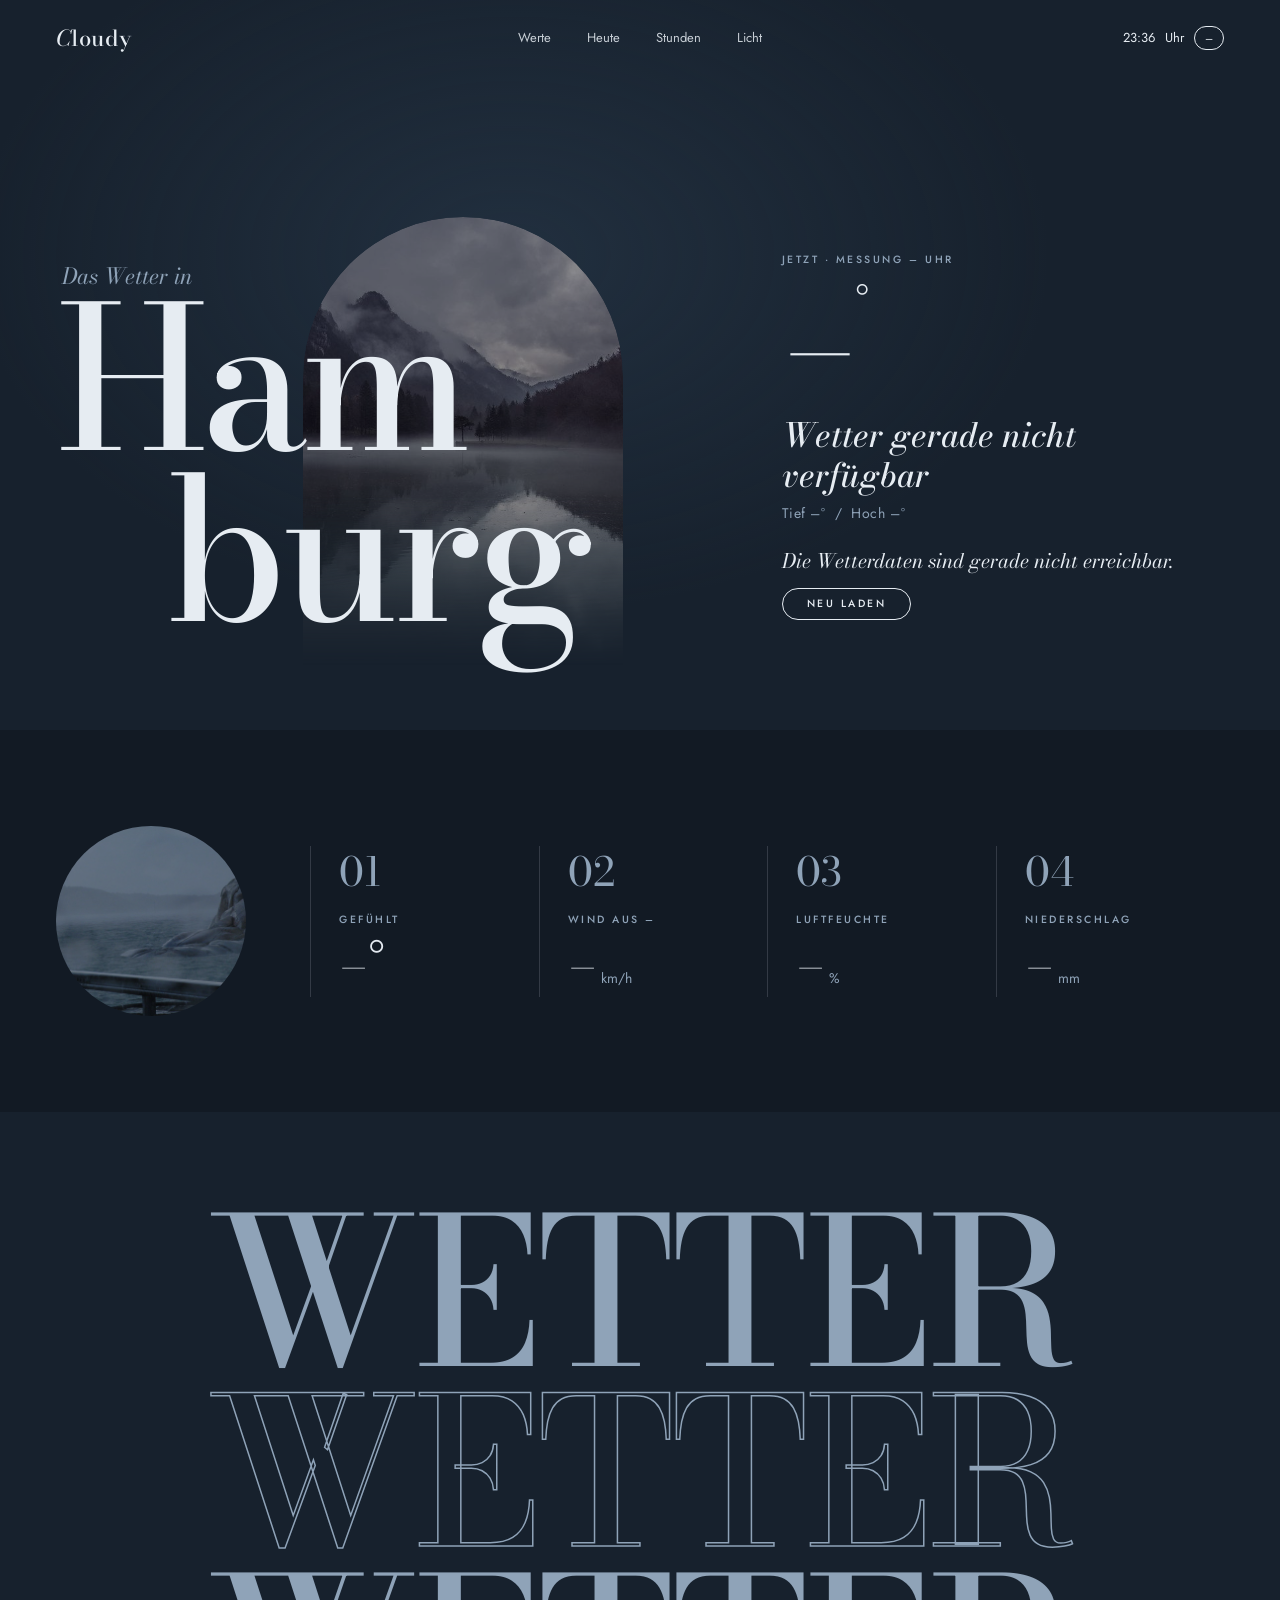
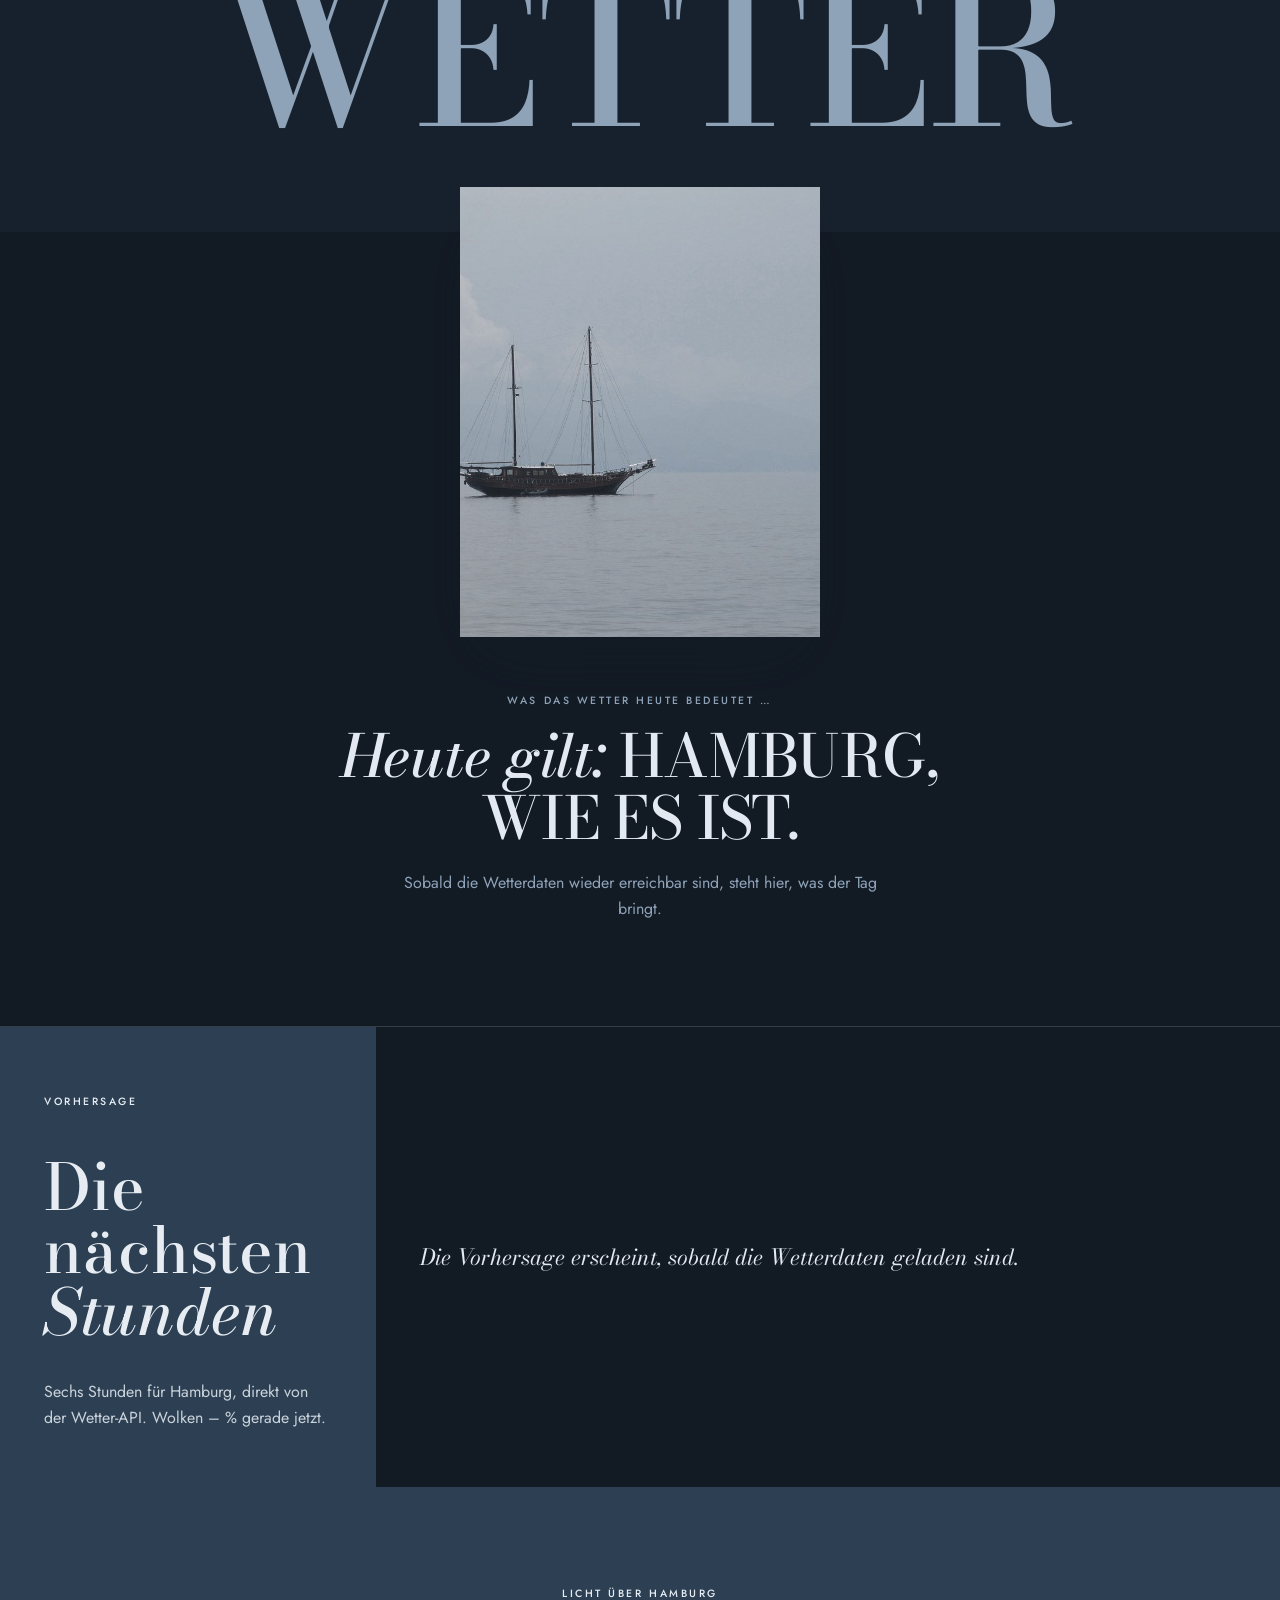
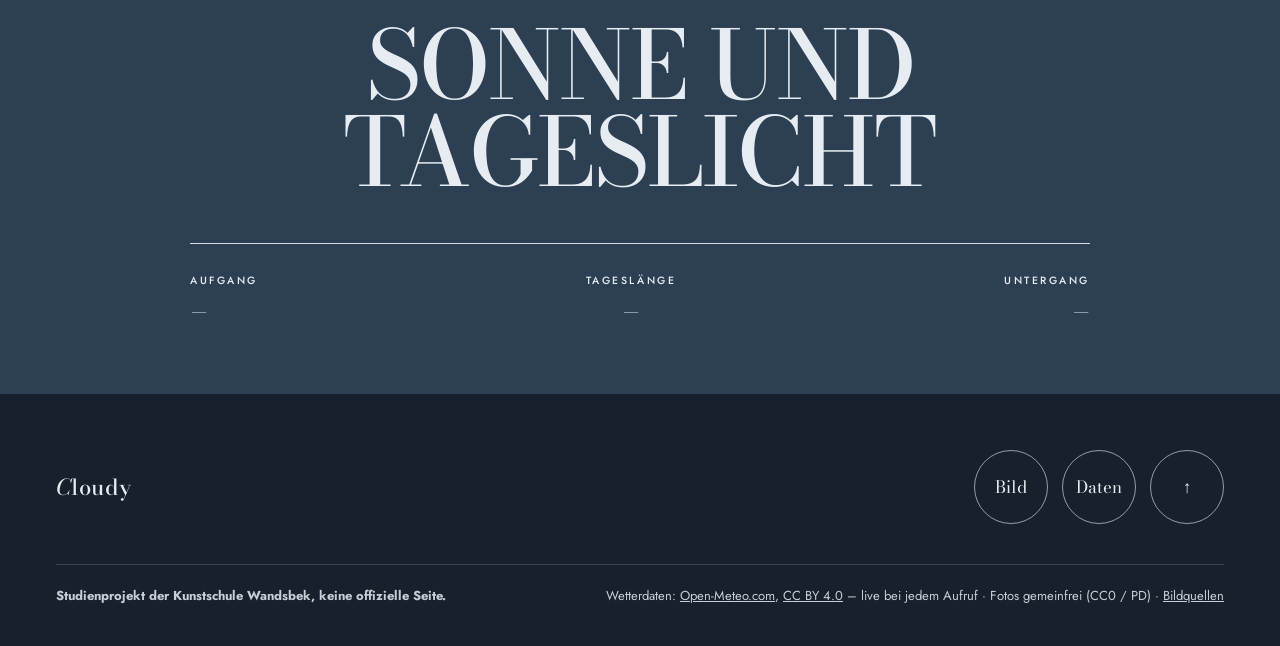
<file: index.html>
<!doctype html>
<html lang="de" data-status="loading" data-weather="wolken" data-daytime="tag">
<head>
<meta charset="utf-8">
<meta name="viewport" content="width=device-width, initial-scale=1">
<meta name="robots" content="noindex, nofollow">
<title>Cloudy – Variante A</title>
<meta name="description" content="Cloudy – das Wetter in Hamburg, live. Studienprojekt der Kunstschule Wandsbek, keine offizielle Seite.">
<link rel="preconnect" href="https://fonts.googleapis.com">
<link rel="preconnect" href="https://fonts.gstatic.com" crossorigin>
<link href="https://fonts.googleapis.com/css2?family=Bodoni+Moda:ital,opsz,wght@0,6..96,400..600;1,6..96,400..600&family=Jost:wght@300;400;500&display=swap" rel="stylesheet">
<link rel="stylesheet" href="style.css">
</head>
<body>

<!-- 1 · Dunkler Hero: Riesenwort über Bogen-Foto -->
<header class="hero">
  <nav class="top" aria-label="Seiten-Navigation">
    <span class="wordmark"><i>C</i>loudy</span>
    <span class="links">
      <a href="#werte">Werte</a>
      <a href="#heute">Heute</a>
      <a href="#stunden">Stunden</a>
      <a href="#licht">Licht</a>
    </span>
    <span class="clock"><span data-clock>–</span> Uhr <span class="ring" data-w="daytime">…</span></span>
  </nav>

  <div class="hero-grid">
    <div class="hero-title">
      <p class="welcome">Das Wetter in</p>
      <h1>Ham<br><span class="indent">burg</span></h1>
      <div class="arch" role="img" aria-label="Stimmungsbild passend zum aktuellen Wetter"></div>
    </div>

    <div class="hero-now">
      <p class="label">Jetzt · Messung <span data-w="time">…</span> Uhr <span class="forced">· Testmodus</span></p>
      <p class="temp"><span data-w="temp" data-fallback="–">…</span><sup>°</sup></p>
      <p class="cond" data-w="cond" data-fallback="Wetter gerade nicht verfügbar">Wird geladen</p>
      <p class="minmax">Tief <span data-w="tmin">…</span>° &nbsp;/&nbsp; Hoch <span data-w="tmax">…</span>°</p>

      <div class="note loading label" role="status">Wetterdaten werden geladen</div>
      <div class="note error" role="alert">
        <p>Die Wetterdaten sind gerade nicht erreichbar.</p>
        <button class="pill" type="button" data-retry>Neu laden</button>
      </div>
    </div>
  </div>
</header>

<main>
  <!-- 2 · Nummerierte Werte mit rundem Foto -->
  <section class="values" id="werte">
    <div class="round" role="img" aria-label="Dunst über Felsen am Wasser"></div>
    <ol class="value-list">
      <li><span class="num">01</span><span class="label">Gefühlt</span><b><span data-w="feels">…</span>°</b></li>
      <li><span class="num">02</span><span class="label">Wind aus <span data-w="winddir">…</span></span><b><span data-w="wind">…</span><small>km/h</small></b></li>
      <li><span class="num">03</span><span class="label">Luftfeuchte</span><b><span data-w="humidity">…</span><small>%</small></b></li>
      <li><span class="num">04</span><span class="label">Niederschlag</span><b><span data-w="precip">…</span><small>mm</small></b></li>
    </ol>
  </section>

  <!-- 3 · Wiederholtes Riesenwort, Foto davor -->
  <section class="statement" id="heute">
    <div class="stack" aria-hidden="true">
      <span data-w="state" data-fallback="Wetter">Wetter</span>
      <span class="outline" data-w="state" data-fallback="Wetter">Wetter</span>
      <span data-w="state" data-fallback="Wetter">Wetter</span>
    </div>
    <div class="portrait" role="img" aria-label="Segelschiff im Dunst"></div>

    <div class="statement-text">
      <p class="label">Was das Wetter heute bedeutet …</p>
      <h2><i>Heute gilt:</i> <span data-w="advice" data-fallback="Hamburg, wie es ist.">Einen Moment.</span></h2>
      <p data-w="advice-text" data-fallback="Sobald die Wetterdaten wieder erreichbar sind, steht hier, was der Tag bringt.">Die aktuellen Werte für Hamburg werden abgerufen.</p>
    </div>
  </section>

  <!-- 4 · Mosaik: die nächsten Stunden -->
  <section class="mosaic" id="stunden">
    <div class="mosaic-head">
      <p class="label">Vorhersage</p>
      <h2>Die nächsten<br><i>Stunden</i></h2>
      <p>Sechs Stunden für Hamburg, direkt von der Wetter-API. Wolken <span data-w="cloud">…</span> % gerade jetzt.</p>
    </div>
    <p class="empty">Die Vorhersage erscheint, sobald die Wetterdaten geladen sind.</p>
    <ul class="tiles" data-hours></ul>
    <template id="hour-tpl">
      <li><span class="label" data-h="time"></span><b data-h="temp"></b><i data-h="cond"></i><span class="label">Regen <span data-h="pop"></span></span></li>
    </template>
  </section>

  <!-- 5 · Farbband mit Riesentext: Tageslicht -->
  <section class="light" id="licht">
    <p class="label">Licht über Hamburg</p>
    <h2 data-w="light-title" data-fallback="Sonne und Tageslicht">Tageslicht wird berechnet …</h2>
    <div class="track" aria-hidden="true"><span class="sun"></span></div>
    <div class="light-row">
      <span><span class="label">Aufgang</span><b data-w="sunrise">…</b></span>
      <span><span class="label">Tageslänge</span><b data-w="daylength">…</b></span>
      <span><span class="label">Untergang</span><b data-w="sunset">…</b></span>
    </div>
  </section>
</main>

<footer>
  <div class="foot-top">
    <span class="wordmark"><i>C</i>loudy</span>
    <span class="circles">
      <a href="credits.html" title="Bildquellen">Bild</a>
      <a href="https://open-meteo.com/" rel="noopener" title="Datenquelle">Daten</a>
      <a href="#" title="Nach oben">↑</a>
    </span>
  </div>
  <div class="foot-row">
    <p><strong>Studienprojekt der Kunstschule Wandsbek, keine offizielle Seite.</strong></p>
    <p>Wetterdaten: <a href="https://open-meteo.com/" rel="noopener">Open-Meteo.com</a>, <a href="https://creativecommons.org/licenses/by/4.0/" rel="noopener">CC BY 4.0</a> – live bei jedem Aufruf · Fotos gemeinfrei (CC0 / PD) · <a href="credits.html">Bildquellen</a></p>
  </div>
</footer>

<script src="cloudy.js"></script>
</body>
</html>
</file>
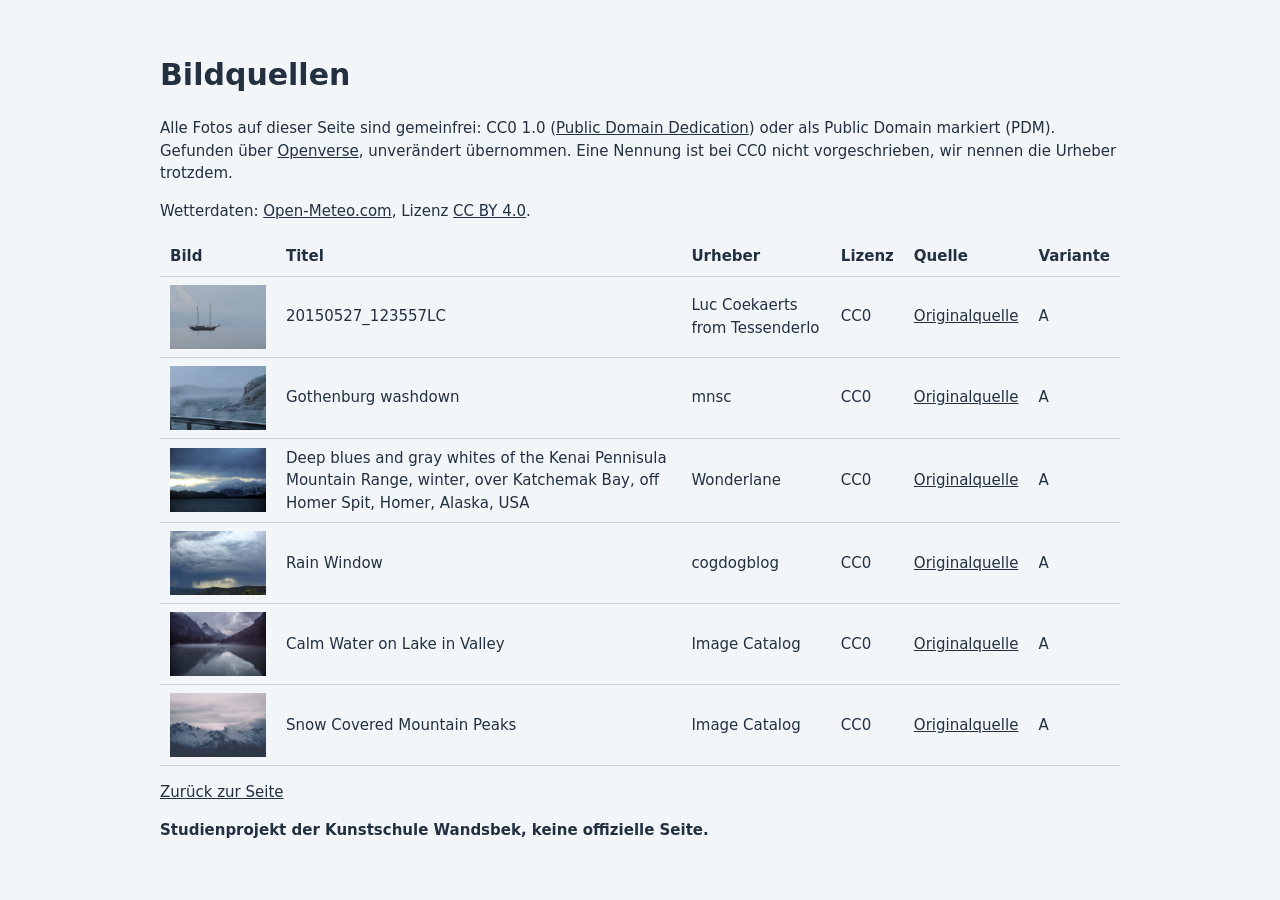
<file: credits.html>
<!doctype html>
<html lang="de">
<head>
<meta charset="utf-8">
<meta name="viewport" content="width=device-width, initial-scale=1">
<meta name="robots" content="noindex, nofollow">
<title>Cloudy – Bildquellen</title>
<style>
  :root { --bg:#F3F6F9; --fg:#223040; --line:#CBD5E1; }
  @media (prefers-color-scheme: dark) { :root { --bg:#061417; --fg:#C6BFBB; --line:#285669; } }
  body { margin:0; padding:32px 16px; background:var(--bg); color:var(--fg); font:15px/1.5 system-ui, sans-serif; }
  main { max-width:960px; margin:0 auto; }
  .scroll { overflow-x:auto; }
  table { border-collapse:collapse; width:100%; min-width:640px; }
  td, th { text-align:left; padding:8px 10px; border-bottom:1px solid var(--line); vertical-align:middle; }
  img { display:block; object-fit:cover; }
  a { color:inherit; }
</style>
</head>
<body>
<main>
<h1>Bildquellen</h1>
<p>Alle Fotos auf dieser Seite sind gemeinfrei: CC0 1.0 (<a href="https://creativecommons.org/publicdomain/zero/1.0/deed.de">Public Domain Dedication</a>) oder als Public Domain markiert (PDM). Gefunden über <a href="https://openverse.org/">Openverse</a>, unverändert übernommen. Eine Nennung ist bei CC0 nicht vorgeschrieben, wir nennen die Urheber trotzdem.</p>
<p>Wetterdaten: <a href="https://open-meteo.com/">Open-Meteo.com</a>, Lizenz <a href="https://creativecommons.org/licenses/by/4.0/">CC BY 4.0</a>.</p>
<div class="scroll"><table>
<thead><tr><th>Bild</th><th>Titel</th><th>Urheber</th><th>Lizenz</th><th>Quelle</th><th>Variante</th></tr></thead>
<tbody>
<tr><td><img src="img/a-fog-schooner.jpg" alt="" width="96" height="64" loading="lazy"></td><td>20150527_123557LC</td><td>Luc Coekaerts from Tessenderlo</td><td>CC0</td><td><a href="https://www.flickr.com/photos/92947007@N03/26610463161" rel="noopener">Originalquelle</a></td><td>A</td></tr>
<tr><td><img src="img/a-harbour-mist.jpg" alt="" width="96" height="64" loading="lazy"></td><td>Gothenburg washdown</td><td>mnsc</td><td>CC0</td><td><a href="https://www.flickr.com/photos/49976053@N00/2768394789" rel="noopener">Originalquelle</a></td><td>A</td></tr>
<tr><td><img src="img/a-clear-kenai.jpg" alt="" width="96" height="64" loading="lazy"></td><td>Deep blues and gray whites of the Kenai Pennisula Mountain Range, winter, over Katchemak Bay, off Homer Spit, Homer, Alaska, USA</td><td>Wonderlane</td><td>CC0</td><td><a href="https://www.flickr.com/photos/71401718@N00/12282280115" rel="noopener">Originalquelle</a></td><td>A</td></tr>
<tr><td><img src="img/a-rain-front.jpg" alt="" width="96" height="64" loading="lazy"></td><td>Rain Window</td><td>cogdogblog</td><td>CC0</td><td><a href="https://www.flickr.com/photos/37996646802@N01/48288291481" rel="noopener">Originalquelle</a></td><td>A</td></tr>
<tr><td><img src="img/a-cloudy-lake.jpg" alt="" width="96" height="64" loading="lazy"></td><td>Calm Water on Lake in Valley</td><td>Image Catalog</td><td>CC0</td><td><a href="https://www.flickr.com/photos/132795455@N08/21453153220" rel="noopener">Originalquelle</a></td><td>A</td></tr>
<tr><td><img src="img/a-snow-peaks.jpg" alt="" width="96" height="64" loading="lazy"></td><td>Snow Covered Mountain Peaks</td><td>Image Catalog</td><td>CC0</td><td><a href="https://www.flickr.com/photos/132795455@N08/18935620673" rel="noopener">Originalquelle</a></td><td>A</td></tr>
</tbody>
</table></div>
<p><a href="index.html">Zurück zur Seite</a></p>
<p><strong>Studienprojekt der Kunstschule Wandsbek, keine offizielle Seite.</strong></p>
</main>
</body>
</html>
</file>
<file: style.css>
/* Cloudy – Variante A (elegant)
   Mix aus: Galerie (dunkler Hero, Riesenwort über Bogen-Foto, Nummern, Kreise),
   Editorial-Statement (wiederholtes Wort, Foto davor, Versal + Kursiv, Farbband),
   Agentur-Mosaik (Farbblöcke + Kacheln, nummerierte Liste mit Linien). */

:root {
  --paper: #F3F6F9;
  --mist: #CBD5E1;
  --steel: #8FA3B8;
  --slate: #4B647D;
  --ink: #223040;
  --ink-deep: #17212d;
  --on-dark: #E6ECF2;
  --text: var(--ink);
  --muted: var(--slate);
  --line: rgba(34, 48, 64, .22);
  --band: var(--steel);
  --serif: "Bodoni Moda", "Didot", "Bodoni 72", Georgia, serif;
  --sans: "Jost", "Futura", "Helvetica Neue", Arial, sans-serif;
  --hero-img: url(img/a-cloudy-lake.jpg);
}
/* Kür: Nacht → helle Flächen werden dunkel */
:root[data-daytime="nacht"] {
  --paper: #121a24;
  --mist: #1c2735;
  --text: #E3E9F0;
  --muted: #8FA3B8;
  --line: rgba(227, 233, 240, .16);
  --band: #2c3f53;
}
/* Kür: Bildwelt je Wetterlage */
:root[data-weather="klar"]   { --hero-img: url(img/a-clear-kenai.jpg); }
:root[data-weather="nebel"]  { --hero-img: url(img/a-fog-schooner.jpg); }
:root[data-weather="regen"]  { --hero-img: url(img/a-rain-front.jpg); }
:root[data-weather="schnee"] { --hero-img: url(img/a-snow-peaks.jpg); }

* { box-sizing: border-box; }
body {
  margin: 0;
  background: var(--paper);
  color: var(--text);
  font: 400 16px/1.65 var(--sans);
  transition: background-color .8s, color .8s;
  overflow-x: hidden;
}
a { color: inherit; }
h1, h2 { font-weight: 400; margin: 0; }
i { font-family: var(--serif); font-style: italic; }
.label { font: 500 10.5px/1.6 var(--sans); letter-spacing: .24em; text-transform: uppercase; }
.pill {
  display: inline-block; padding: 10px 24px; border: 1px solid currentColor; border-radius: 999px;
  background: transparent; color: inherit; cursor: pointer;
  font: 500 10.5px/1 var(--sans); letter-spacing: .24em; text-transform: uppercase;
}

/* ---------- 1 · Hero ---------- */
.hero {
  position: relative;
  background:
    radial-gradient(60% 70% at 40% 35%, rgba(75, 100, 125, .45), rgba(34, 48, 64, 0) 70%),
    var(--ink);
  color: var(--on-dark);
  padding: 0 56px 96px;
  overflow: hidden;
}
:root[data-daytime="nacht"] .hero { background: radial-gradient(60% 70% at 40% 35%, rgba(43, 61, 80, .5), rgba(10, 15, 22, 0) 70%), var(--ink-deep); }
.top {
  display: grid; grid-template-columns: 1fr auto 1fr; align-items: center;
  padding: 26px 0;
  font-size: 13px;
}
.wordmark { font: 500 22px/1 var(--serif); letter-spacing: .02em; }
.wordmark i { font-weight: 400; }
.links { display: flex; gap: 36px; }
.links a { text-decoration: none; opacity: .85; }
.links a:hover { opacity: 1; }
.clock { justify-self: end; display: inline-flex; align-items: center; gap: 10px; }
.ring { border: 1px solid currentColor; border-radius: 999px; padding: 2px 10px; font-size: 11px; }

.hero-grid {
  display: grid;
  grid-template-columns: 1.55fr 1fr;
  gap: 40px;
  align-items: end;
  min-height: min(62vh, 580px);
}
.hero-title { position: relative; padding-top: 48px; }
.welcome { font: italic 400 22px/1 var(--serif); color: var(--steel); margin: 0 0 6px 6px; position: relative; z-index: 2; }
.hero-title h1 {
  position: relative; z-index: 2;
  font: 400 clamp(110px, 15.5vw, 230px)/.86 var(--serif);
  letter-spacing: -.035em;
  color: var(--on-dark);
}
.hero-title .indent { display: inline-block; padding-left: .55em; }
/* Bogen-Foto hinter dem Riesenwort */
.arch {
  position: absolute; z-index: 1;
  top: 0; left: 36%;
  width: clamp(220px, 25vw, 380px);
  aspect-ratio: 3 / 4.2;
  border-radius: 999px 999px 0 0;
  background: var(--slate) var(--hero-img) center / cover;
  -webkit-mask-image: linear-gradient(180deg, #000 62%, transparent 100%);
          mask-image: linear-gradient(180deg, #000 62%, transparent 100%);
  transition: filter .8s;
}
:root[data-daytime="nacht"] .arch { filter: brightness(.6) saturate(.8); }

.hero-now { padding-bottom: 14px; }
.hero-now .label { color: var(--steel); margin: 0; }
.temp {
  position: relative; display: inline-block; margin: 10px 0 0;
  font: 400 clamp(96px, 11vw, 168px)/.9 var(--serif);
  letter-spacing: -.03em;
}
.temp sup { position: absolute; left: 100%; top: .05em; font-size: .32em; line-height: 1; margin-left: .04em; }
.cond { font: italic 400 clamp(26px, 2.6vw, 34px)/1.2 var(--serif); margin: 10px 0 6px; }
.minmax { margin: 0; color: var(--mist); font-size: 14px; letter-spacing: .04em; }
:root[data-daytime="nacht"] .minmax { color: var(--steel); }

.note { display: none; margin-top: 22px; }
:root[data-status="loading"] .note.loading, :root[data-status="error"] .note.error { display: block; }
:root[data-status="loading"] [data-w] { opacity: .45; }
.note.loading::before { content: ""; display: inline-block; width: 6px; height: 6px; margin-right: 10px; border-radius: 50%; background: currentColor; animation: pulse 1.2s infinite; }
@keyframes pulse { 50% { opacity: .15; } }
.note.error p { font: italic 400 20px/1.35 var(--serif); margin: 0 0 14px; }
.forced { display: none; }
:root[data-forced="ja"] .forced { display: inline; }

/* ---------- 2 · Werte ---------- */
.values {
  display: grid;
  grid-template-columns: auto 1fr;
  gap: 64px;
  align-items: center;
  padding: 96px 56px;
}
.round {
  width: 190px; aspect-ratio: 1; border-radius: 50%;
  background: url(img/a-harbour-mist.jpg) center / cover;
}
:root[data-daytime="nacht"] .round { filter: brightness(.65); }
.value-list { list-style: none; margin: 0; padding: 0; display: grid; grid-template-columns: repeat(4, 1fr); }
.value-list li { display: flex; flex-direction: column; gap: 8px; padding: 6px 28px; border-left: 1px solid var(--line); }
.value-list .num { font: 400 40px/1 var(--serif); color: var(--muted); margin-bottom: 12px; }
.value-list .label { color: var(--muted); }
.value-list b { font: 400 54px/1 var(--serif); }
.value-list small { font: 400 14px var(--sans); margin-left: 4px; color: var(--muted); }

/* ---------- 3 · Statement ---------- */
.statement { padding-bottom: 104px; }
.stack {
  background: var(--ink);
  color: var(--steel);
  text-align: center;
  --pad: clamp(56px, 7vw, 96px);
  padding: var(--pad) 0;
  overflow: hidden;
}
:root[data-daytime="nacht"] .stack { background: var(--ink-deep); }
.stack span {
  display: block;
  font: 400 clamp(84px, 16vw, 250px)/.88 var(--serif);
  text-transform: uppercase;
  letter-spacing: -.02em;
  white-space: nowrap;
}
.stack .outline { color: transparent; -webkit-text-stroke: 1px var(--steel); }
.portrait {
  position: relative;
  width: min(360px, 62vw);
  aspect-ratio: 4 / 5;
  margin: calc(-1 * clamp(56px, 7vw, 96px) / 2) auto 0;
  background: url(img/a-fog-schooner.jpg) center / cover;
  filter: grayscale(.35) contrast(1.05);
  box-shadow: 0 30px 60px -30px rgba(23, 33, 45, .5);
}
.statement-text { max-width: 760px; margin: 56px auto 0; padding: 0 24px; text-align: center; }
.statement-text .label { color: var(--muted); }
.statement-text h2 {
  margin: 16px 0 20px;
  font: 400 clamp(34px, 4.6vw, 60px)/1.05 var(--serif);
  text-transform: uppercase;
  letter-spacing: -.01em;
}
.statement-text h2 i { text-transform: none; }
.statement-text p:last-child { color: var(--muted); max-width: 48ch; margin: 0 auto; }

/* ---------- 4 · Mosaik ---------- */
.mosaic {
  display: grid;
  grid-template-columns: 1.25fr 3fr;
  border-top: 1px solid var(--line);
}
.mosaic-head {
  background: var(--slate);
  color: var(--on-dark);
  padding: 56px 44px;
  display: flex; flex-direction: column; justify-content: space-between; gap: 32px;
  min-height: 460px;
}
:root[data-daytime="nacht"] .mosaic-head { background: #2c3f53; }
.mosaic-head h2 { font: 400 clamp(44px, 5vw, 72px)/.98 var(--serif); }
.mosaic-head p:last-child { margin: 0; font-size: 14px; opacity: .85; max-width: 30ch; }
.tiles { list-style: none; margin: 0; padding: 0; display: grid; grid-template-columns: repeat(3, 1fr); }
.tiles li {
  position: relative;
  padding: 28px 28px 26px;
  display: flex; flex-direction: column; gap: 4px; justify-content: flex-end;
  min-height: 230px;
  background: var(--paper);
  border-right: 1px solid var(--line); border-bottom: 1px solid var(--line);
}
.tiles li:nth-child(3n) { border-right: 0; }
.tiles li:nth-child(odd) { background: var(--mist); }
.tiles li:nth-child(2), .tiles li:nth-child(6) {
  color: #F3F6F9; border-color: transparent;
  background: linear-gradient(180deg, rgba(34,48,64,.05), rgba(34,48,64,.7)), var(--photo) center / cover;
}
.tiles li:nth-child(2) { --photo: url(img/a-rain-front.jpg); }
.tiles li:nth-child(6) { --photo: url(img/a-clear-kenai.jpg); }
.tiles .label:first-child { position: absolute; top: 24px; left: 28px; }
.tiles b { font: 400 64px/1 var(--serif); }
.tiles i { font-size: 20px; line-height: 1.2; }
.tiles .label:last-child { opacity: .75; margin-top: 6px; }
.mosaic .empty { display: none; margin: 0; padding: 56px 44px; font: italic 400 22px var(--serif); align-self: center; }
:root[data-status="error"] .mosaic .empty, :root[data-status="loading"] .mosaic .empty { display: block; }

/* ---------- 5 · Farbband ---------- */
.light {
  background: var(--band);
  color: var(--ink);
  padding: 88px 56px 64px;
  text-align: center;
}
:root[data-daytime="nacht"] .light { color: var(--on-dark); }
.light h2 {
  margin: 18px auto 48px;
  max-width: 14ch;
  font: 400 clamp(46px, 7.4vw, 116px)/.92 var(--serif);
  text-transform: uppercase;
  letter-spacing: -.02em;
}
.track { position: relative; height: 1px; background: currentColor; opacity: .9; max-width: 900px; margin: 0 auto; }
.sun {
  position: absolute; top: -9px; left: calc(var(--sun, .5) * 100%);
  width: 18px; height: 18px; margin-left: -9px; border-radius: 50%;
  background: currentColor; box-shadow: 0 0 0 8px rgba(243, 246, 249, .3);
  transition: left 1.2s ease;
}
:root[data-daytime="nacht"] .sun { left: 100%; background: var(--band); border: 1px solid currentColor; box-shadow: none; }
:root[data-status="error"] .sun { display: none; }
.light-row { display: flex; justify-content: space-between; max-width: 900px; margin: 22px auto 0; text-align: left; }
.light-row span:nth-child(2) { text-align: center; }
.light-row span:last-child { text-align: right; }
.light-row b { display: block; font: 400 34px/1.1 var(--serif); }

/* ---------- Fuß ---------- */
footer { background: var(--ink); color: var(--on-dark); padding: 56px 56px 40px; font-size: 13px; }
:root[data-daytime="nacht"] footer { background: var(--ink-deep); }
.foot-top { display: flex; justify-content: space-between; align-items: center; gap: 24px; flex-wrap: wrap; }
.circles { display: flex; gap: 14px; }
.circles a {
  width: 74px; height: 74px; border-radius: 50%; border: 1px solid rgba(230, 236, 242, .6);
  display: grid; place-items: center; text-decoration: none;
  font: 400 17px var(--serif);
  transition: background-color .3s, color .3s;
}
.circles a:hover { background: var(--on-dark); color: var(--ink); }
.foot-row { margin-top: 40px; padding-top: 20px; border-top: 1px solid rgba(230, 236, 242, .2); display: flex; justify-content: space-between; gap: 12px 40px; flex-wrap: wrap; opacity: .85; }
.foot-row p { margin: 0; }

/* ---------- Lesbarkeit ----------
   Bodoni Moda hat eine optische Größe (opsz). Bei großen Größen werden die
   Haarstriche extrem dünn. Hier wird überall der kräftigere Schnitt
   (kleine optische Größe) verwendet, dazu etwas mehr Gewicht. */
.hero-title h1, .temp, .stack span,
.statement-text h2, .mosaic-head h2, .light h2,
.value-list b, .value-list .num, .tiles b, .light-row b,
.wordmark, .welcome, .cond, .tiles i, i, .circles a, .note.error p, .mosaic .empty {
  font-variation-settings: "opsz" 14;
  font-optical-sizing: none;
}
.hero-title h1, .temp, .stack span, .light h2 { font-weight: 500; }
.statement-text h2, .mosaic-head h2, .value-list b, .tiles b, .light-row b, .cond { font-weight: 500; }
.stack .outline { -webkit-text-stroke-width: 1.5px; }
.statement-text p:last-child, .mosaic-head p:last-child { font-size: 16px; }

/* ---------- Responsiv ---------- */
@media (max-width: 900px) {
  .hero { padding: 0 16px 64px; }
  .top { grid-template-columns: 1fr auto; }
  .links { display: none; }
  .hero-grid { grid-template-columns: 1fr; gap: 28px; min-height: 0; }
  .hero-title { padding-top: 28px; }
  .arch { left: auto; right: 0; width: 46vw; }
  .hero-title h1 { font-size: 28vw; }
  .values { grid-template-columns: 1fr; gap: 36px; padding: 64px 16px; justify-items: start; }
  .round { width: 140px; }
  .value-list { grid-template-columns: 1fr 1fr; width: 100%; row-gap: 32px; }
  .value-list li { padding: 4px 16px; }
  .value-list b { font-size: 42px; }
  .statement { padding-bottom: 72px; }
  .stack span { font-size: 16vw; }
  .portrait { width: 54vw; }
  .statement-text { margin-top: 40px; padding: 0 16px; }
  .mosaic { grid-template-columns: 1fr; }
  .mosaic-head { min-height: 0; padding: 48px 16px; }
  .mosaic .empty { padding: 32px 16px; }
  .tiles { grid-template-columns: 1fr 1fr; }
  .tiles li { min-height: 180px; padding: 22px 16px; border-right: 1px solid var(--line) !important; }
  .tiles li:nth-child(2n) { border-right: 0 !important; }
  .tiles .label:first-child { left: 16px; top: 18px; }
  .tiles b { font-size: 48px; }
  .light { padding: 64px 16px 48px; }
  .light h2 { font-size: 11vw; max-width: none; }
  .light-row b { font-size: 24px; }
  footer { padding: 44px 16px 32px; }
  .circles a { width: 60px; height: 60px; font-size: 14px; }
}
@media (prefers-reduced-motion: reduce) { * { transition: none !important; animation: none !important; } }
</file>
